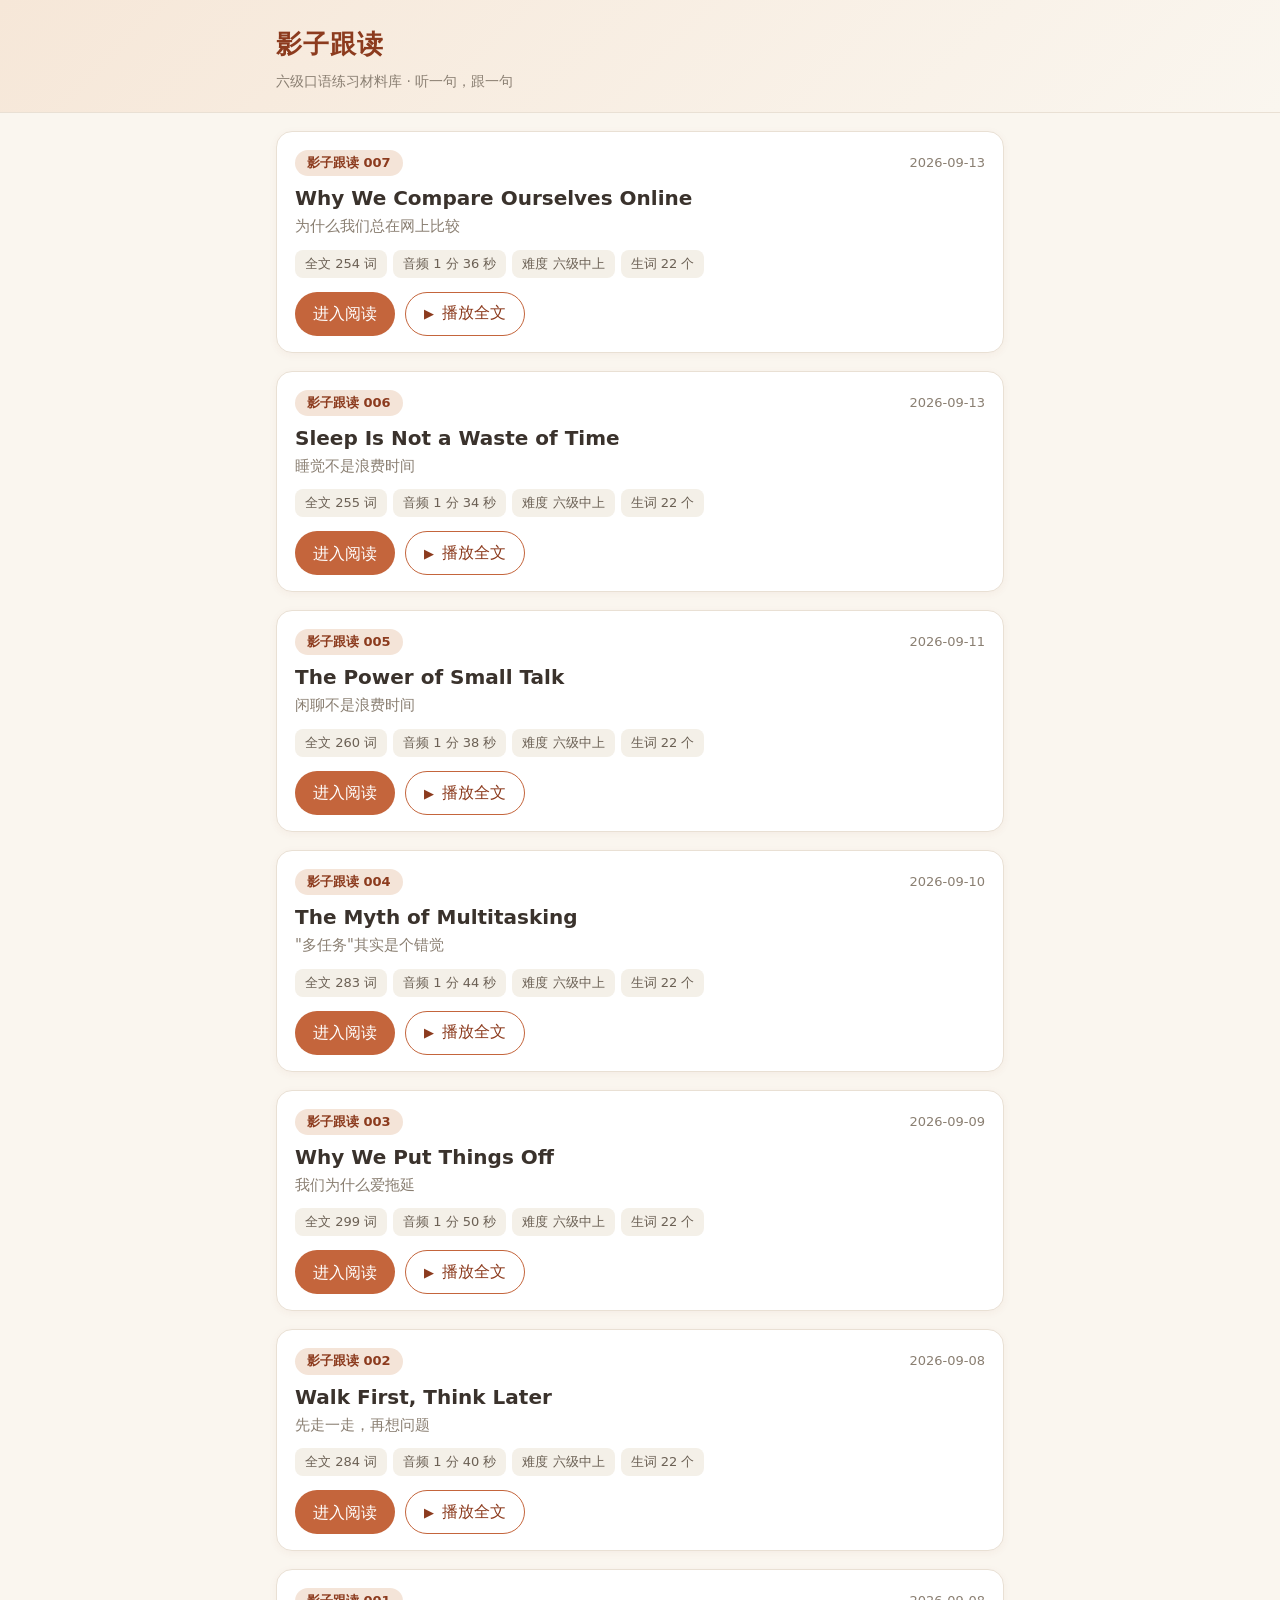
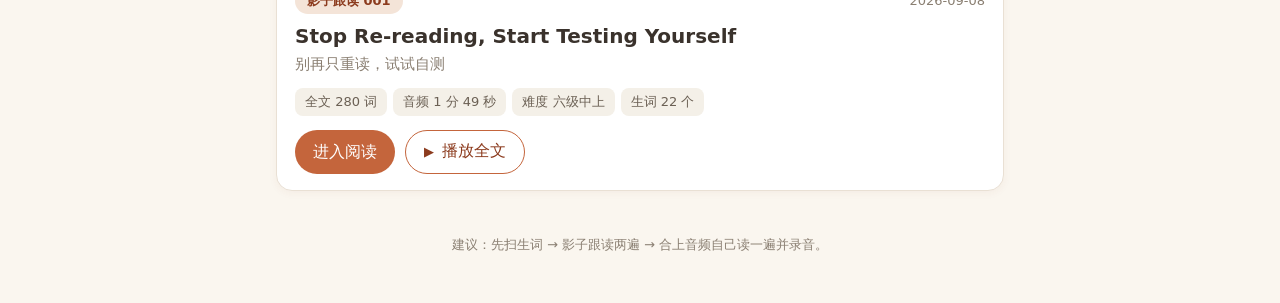
<file: web/index.html>
<!doctype html>
<html lang="zh-CN">
<head>
  <meta charset="utf-8">
  <meta name="viewport" content="width=device-width, initial-scale=1">
  <meta name="theme-color" content="#FAF6EF">
  <title>影子跟读 · 材料库</title>
  <link rel="stylesheet" href="app.css">
</head>
<body>
  <header class="topbar">
    <div class="container topbar-inner">
      <h1>影子跟读</h1>
      <p class="topbar-sub">六级口语练习材料库 · 听一句，跟一句</p>
    </div>
  </header>
  <main id="app" class="container" aria-live="polite"></main>
  <footer class="container footer">
    <p>建议：先扫生词 → 影子跟读两遍 → 合上音频自己读一遍并录音。</p>
  </footer>
  <script src="app.js"></script>
</body>
</html>
</file>
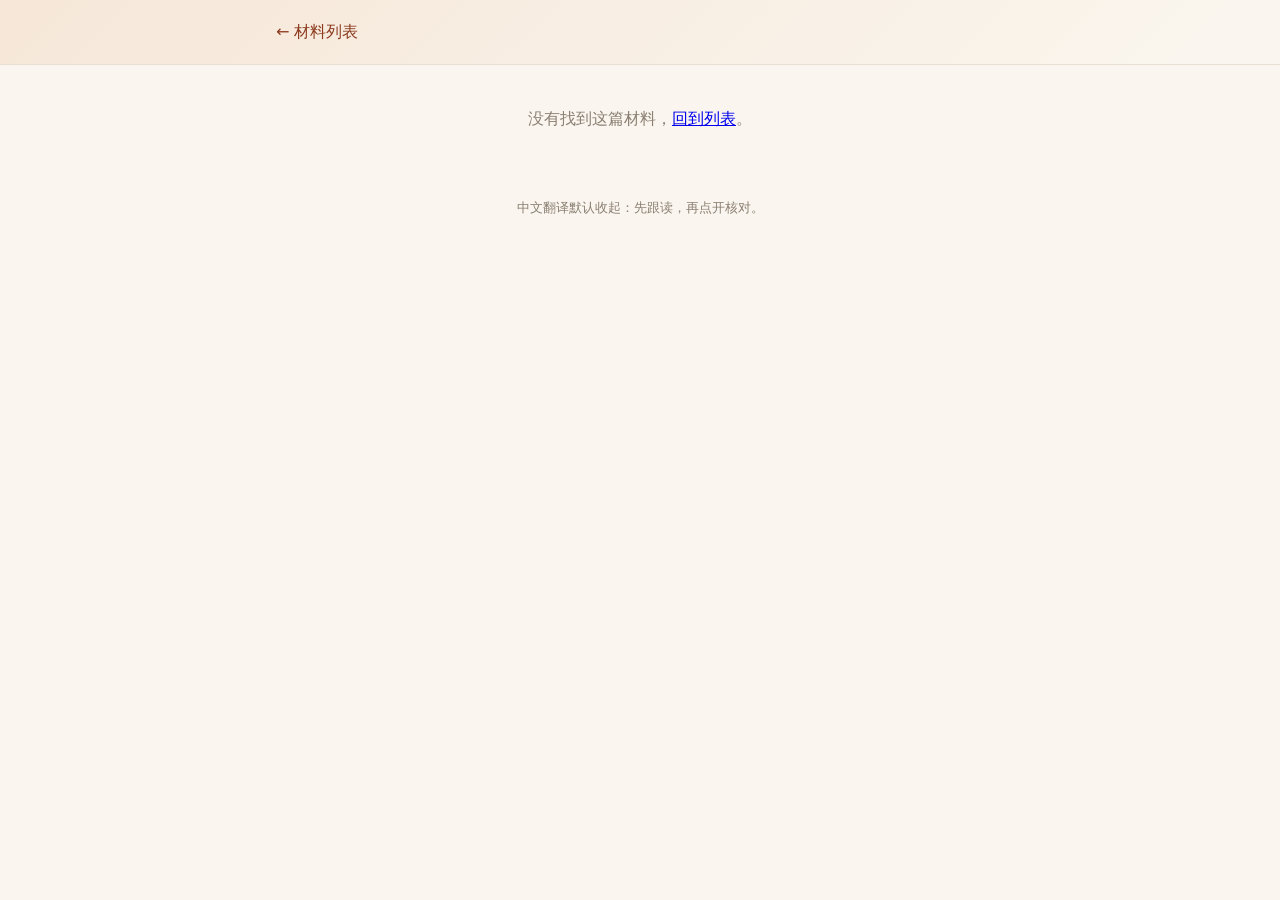
<file: web/read.html>
<!doctype html>
<html lang="zh-CN">
<head>
  <meta charset="utf-8">
  <meta name="viewport" content="width=device-width, initial-scale=1">
  <meta name="theme-color" content="#FAF6EF">
  <title>影子跟读 · 阅读</title>
  <link rel="stylesheet" href="app.css">
</head>
<body>
  <header class="topbar topbar-slim">
    <div class="container topbar-inner">
      <a class="back-link" href="index.html">← 材料列表</a>
    </div>
  </header>
  <main id="reader" class="container"></main>
  <footer class="container footer">
    <p>中文翻译默认收起：先跟读，再点开核对。</p>
  </footer>
  <script src="app.js"></script>
</body>
</html>
</file>
<file: web/app.css>
:root {
  --bg: #FAF6EF;
  --card: #FFFFFF;
  --ink: #3A322C;
  --muted: #8A7F72;
  --accent: #C4653C;
  --accent-strong: #8C3B1E;
  --accent-soft: #F4E4D8;
  --line: #E9E0D4;
  --ok: #4E7A56;
}

* { box-sizing: border-box; }

html, body {
  margin: 0;
  padding: 0;
  background: var(--bg);
  color: var(--ink);
  font-family: "PingFang SC", "Hiragino Sans GB", "Microsoft YaHei", system-ui, -apple-system, sans-serif;
  line-height: 1.7;
}

.container {
  max-width: 760px;
  margin: 0 auto;
  padding-left: 16px;
  padding-right: 16px;
}

.topbar {
  background: linear-gradient(135deg, #F6E7D8 0%, #FAF6EF 100%);
  border-bottom: 1px solid var(--line);
  padding: 22px 0 18px;
}

.topbar-slim { padding: 10px 0; }

.topbar h1 {
  margin: 0;
  font-size: 26px;
  color: var(--accent-strong);
  letter-spacing: 1px;
}

.topbar-sub {
  margin: 4px 0 0;
  color: var(--muted);
  font-size: 14px;
}

.back-link {
  display: inline-block;
  min-height: 44px;
  line-height: 44px;
  color: var(--accent-strong);
  text-decoration: none;
  font-size: 16px;
}

.card {
  background: var(--card);
  border: 1px solid var(--line);
  border-radius: 16px;
  padding: 18px 18px 16px;
  margin: 18px 0;
  box-shadow: 0 2px 8px rgba(140, 59, 30, 0.05);
}

.material-card .card-top {
  display: flex;
  align-items: center;
  justify-content: space-between;
  margin-bottom: 8px;
}

.tag {
  display: inline-block;
  background: var(--accent-soft);
  color: var(--accent-strong);
  border-radius: 999px;
  padding: 2px 12px;
  font-size: 13px;
  font-weight: 600;
}

.date { color: var(--muted); font-size: 13px; }

.material-card h2 {
  margin: 6px 0 2px;
  font-size: 20px;
  line-height: 1.4;
}

.material-card h2 a {
  color: var(--ink);
  text-decoration: none;
}

.material-card h2 a:active { color: var(--accent-strong); }

.title-cn {
  margin: 0 0 10px;
  color: var(--muted);
  font-size: 15px;
}

.chips {
  display: flex;
  flex-wrap: wrap;
  gap: 6px;
  margin: 8px 0 14px;
}

.chip {
  background: #F4F0E8;
  border-radius: 8px;
  color: #6B6054;
  font-size: 13px;
  padding: 3px 10px;
}

.actions {
  display: flex;
  flex-wrap: wrap;
  gap: 10px;
}

.btn {
  border: 0;
  cursor: pointer;
  font-family: inherit;
  font-size: 16px;
  min-height: 44px;
  padding: 8px 18px;
  border-radius: 999px;
  display: inline-flex;
  align-items: center;
  justify-content: center;
  gap: 8px;
  text-decoration: none;
}

.btn-primary {
  background: var(--accent);
  color: #FFF;
}

.btn-primary:active { background: var(--accent-strong); }

.btn-ghost {
  background: #FFF;
  color: var(--accent-strong);
  border: 1px solid var(--accent);
}

.btn-ghost:active { background: var(--accent-soft); }

.btn:disabled {
  opacity: 0.45;
  cursor: not-allowed;
}

.icon { font-size: 13px; }

/* ---------- 阅读页 ---------- */

.article-head h1 {
  margin: 18px 0 2px;
  font-size: 22px;
  color: var(--accent-strong);
}

.article-head h2 {
  margin: 8px 0 2px;
  font-size: 22px;
  line-height: 1.45;
}

.section-title {
  font-size: 19px;
  margin: 26px 0 10px;
  padding-left: 10px;
  border-left: 4px solid var(--accent);
  color: var(--accent-strong);
}

.para {
  margin: 20px 0;
}

.para-head {
  display: flex;
  align-items: center;
  gap: 8px;
  margin-bottom: 6px;
}

.btn-para {
  background: var(--accent-soft);
  color: var(--accent-strong);
  border: 1px solid var(--accent);
  min-height: 44px;
  padding: 4px 14px;
  border-radius: 999px;
  font-family: inherit;
  font-size: 15px;
  cursor: pointer;
}

.btn-para[data-playing="1"] {
  background: var(--accent);
  color: #FFF;
}

.en-text {
  font-size: 17px;
  line-height: 2;
  margin: 0;
}

.en-text strong {
  color: var(--accent-strong);
  font-weight: 700;
}

.note {
  background: #F7F1E6;
  border-radius: 12px;
  padding: 10px 14px;
  color: #6B6054;
  font-size: 14px;
  margin: 0 0 12px;
  white-space: pre-line;
}

.table-wrap {
  overflow-x: auto;
  -webkit-overflow-scrolling: touch;
  border: 1px solid var(--line);
  border-radius: 12px;
}

table {
  width: 100%;
  border-collapse: collapse;
  background: #FFF;
  min-width: 360px;
}

th, td {
  padding: 10px 12px;
  text-align: left;
  vertical-align: top;
  font-size: 15px;
  border-bottom: 1px solid var(--line);
}

th {
  background: #F7F1E6;
  color: #6B6054;
  font-weight: 600;
  white-space: nowrap;
}

tbody tr:last-child td { border-bottom: 0; }

td.w-en { font-weight: 600; color: var(--accent-strong); white-space: nowrap; }

.trans-toggle {
  display: flex;
  align-items: center;
  gap: 8px;
  width: 100%;
  background: var(--accent-soft);
  color: var(--accent-strong);
  border: 1px solid var(--accent);
}

.trans-box {
  margin-top: 12px;
}

.trans-box p {
  font-size: 16px;
  line-height: 1.9;
  margin: 0 0 12px;
}

.empty-tip {
  color: var(--muted);
  padding: 40px 0;
  text-align: center;
}

.footer {
  color: var(--muted);
  font-size: 13px;
  text-align: center;
  padding-top: 12px;
  padding-bottom: 34px;
}

@media (max-width: 480px) {
  .container { padding-left: 14px; padding-right: 14px; }
  .topbar h1 { font-size: 23px; }
  .card { padding: 16px; }
  .material-card h2 { font-size: 18px; }
  .en-text { font-size: 16px; }
}
</file>
